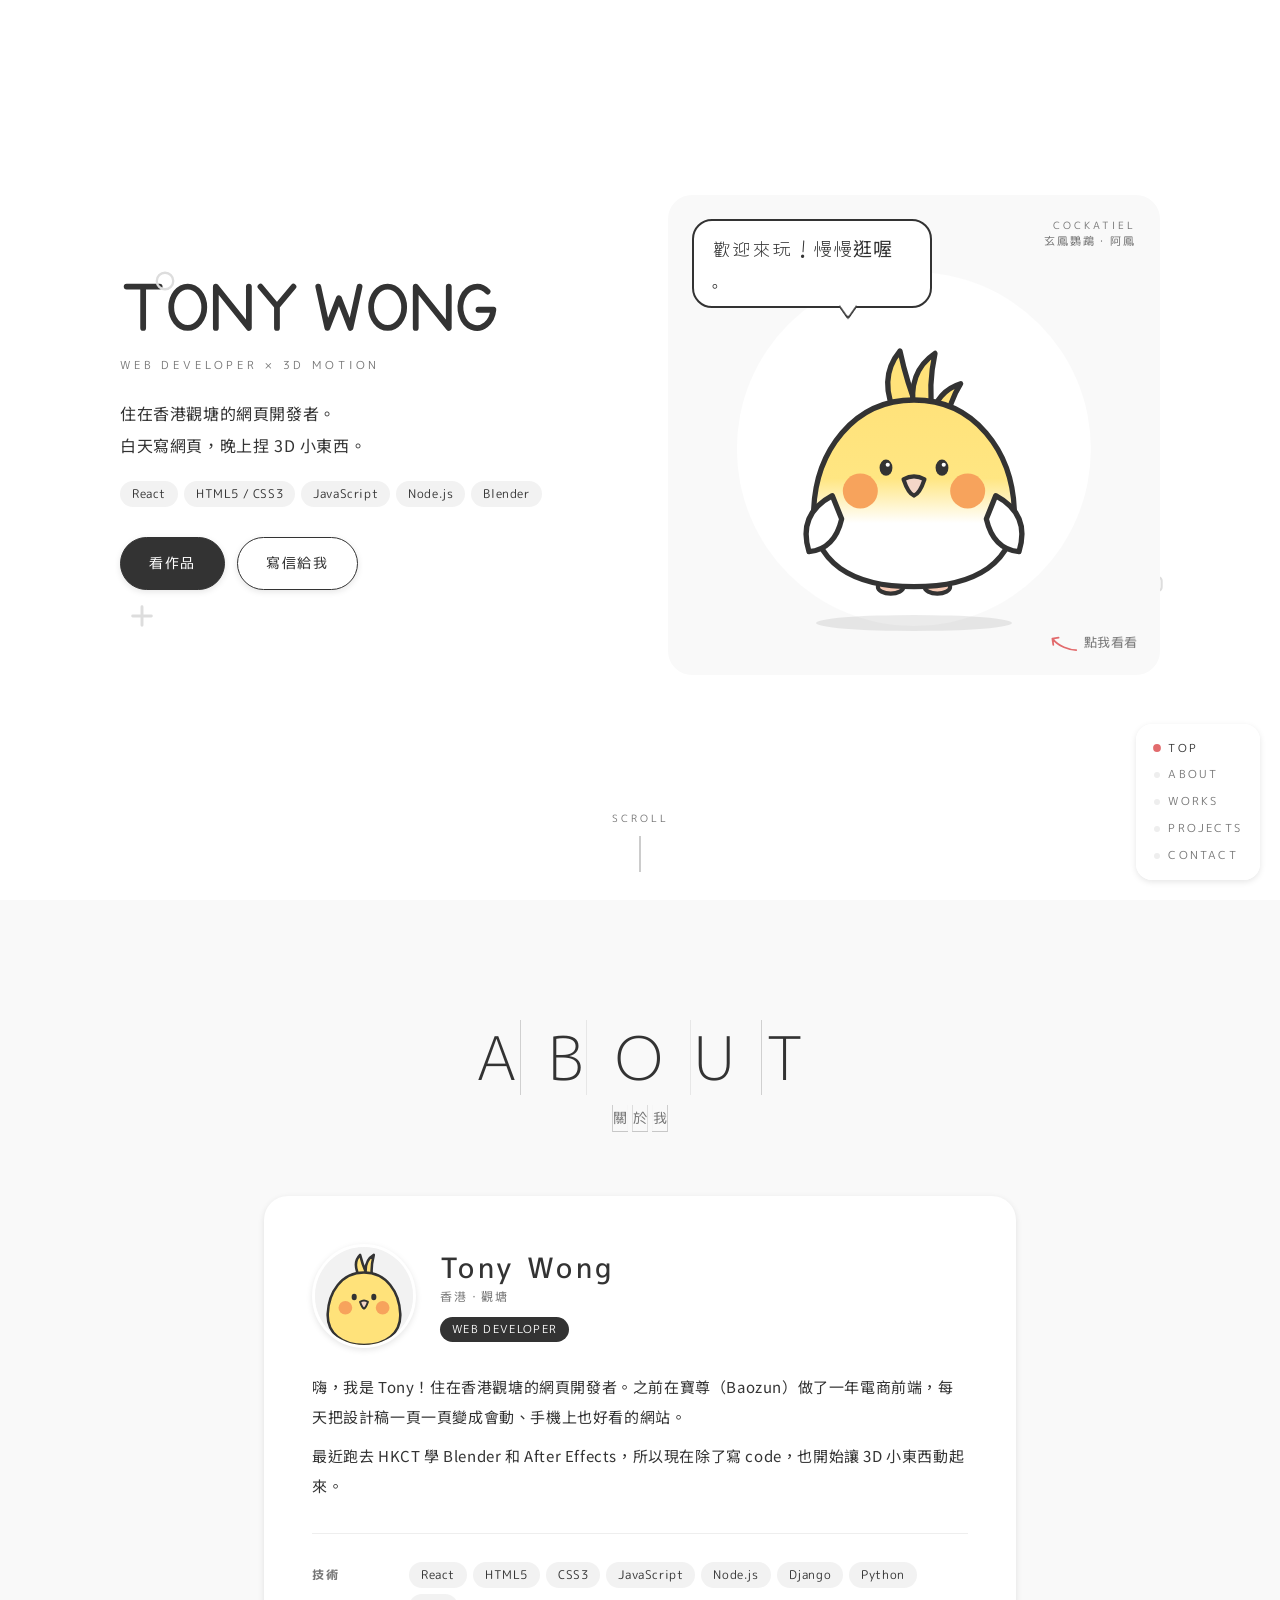
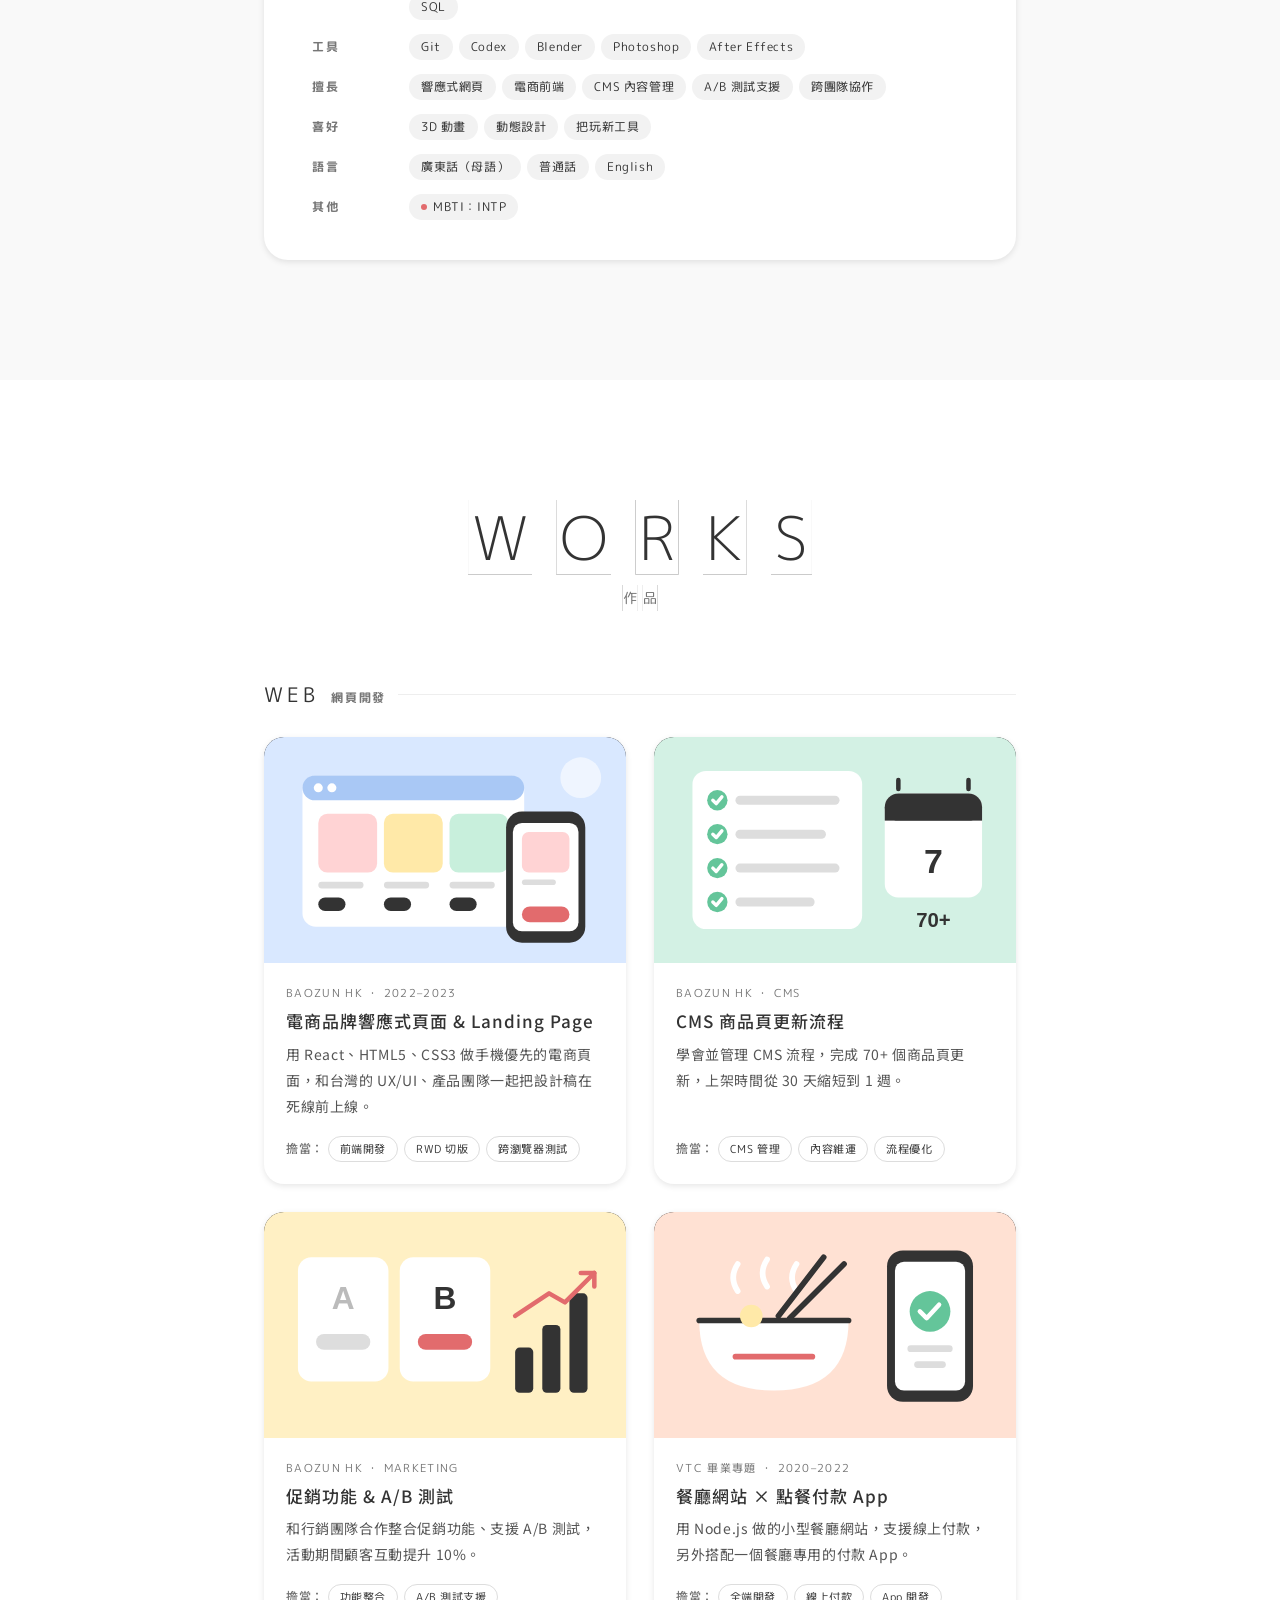
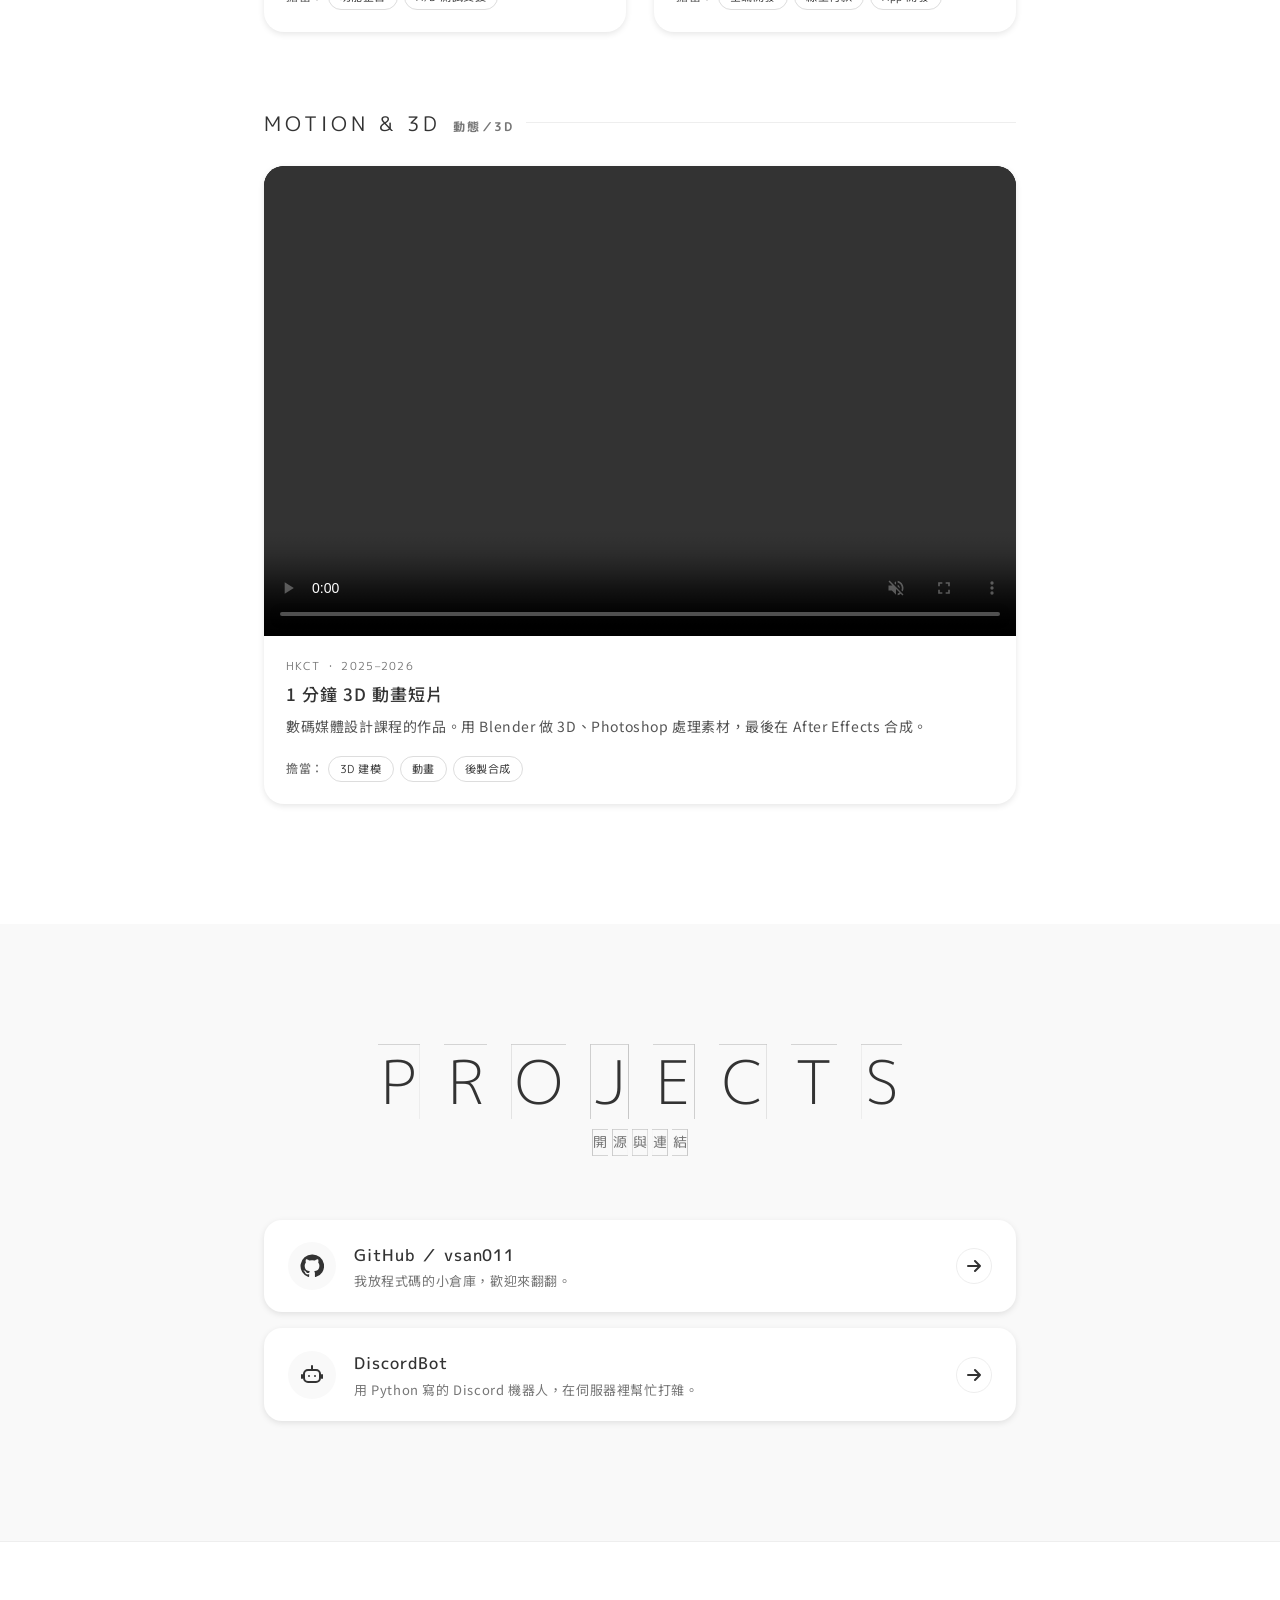
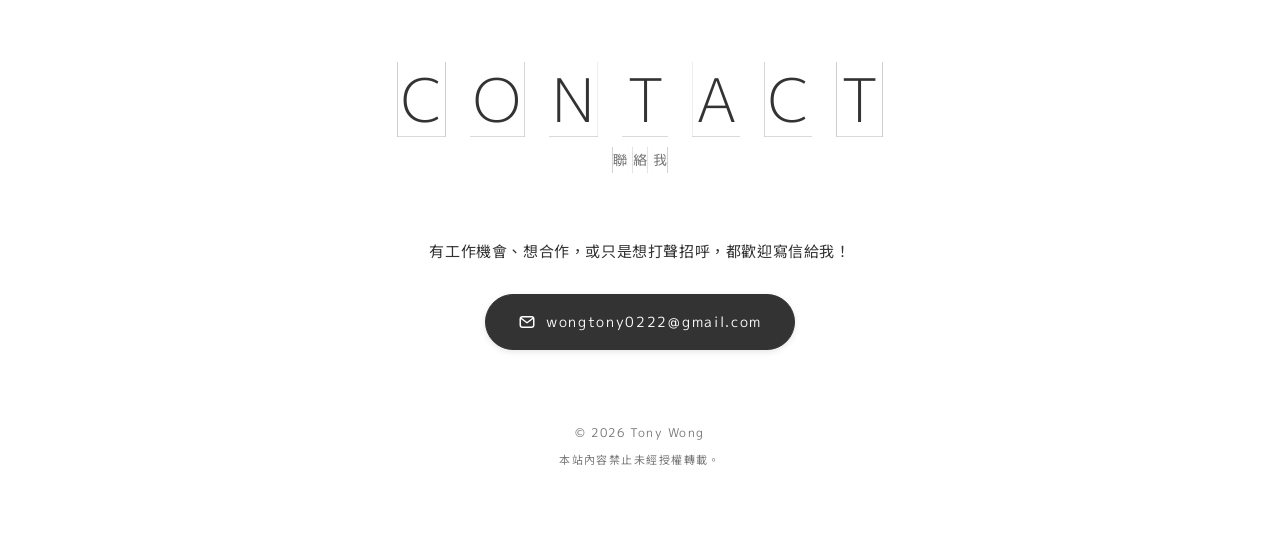
<file: index.html>
<!DOCTYPE html>
<html lang="zh-Hant-HK">
<head>
<meta charset="UTF-8">
<meta name="viewport" content="width=device-width, initial-scale=1">
<title>Tony Wong｜Portfolio</title>
<meta name="description" content="Tony Wong 的作品集：香港的網頁開發者，也在學 3D 動態設計。歡迎來玩！">
<script>document.documentElement.classList.add('js');</script>
<link rel="preconnect" href="https://fonts.googleapis.com">
<link rel="preconnect" href="https://fonts.gstatic.com" crossorigin>
<link href="https://fonts.googleapis.com/css2?family=M+PLUS+1p:wght@300;400;500;700&family=M+PLUS+Rounded+1c:wght@400;700&family=Noto+Sans+JP:wght@400;500&family=Noto+Sans+TC:wght@400;500;700&family=Yomogi&display=swap" rel="stylesheet">
<style>
/* ==========================================================
   Tokens
   ========================================================== */
:root {
  --bg: #fff;
  --bg-sub: #f9f9f9;
  --text: #333;
  --text-sub: #767676;   /* ≈ #777，調到剛好符合 WCAG AA 4.5:1 */
  --text-mute: #999;     /* 只用在裝飾或大字 */
  --line: #eee;
  --accent: #e26b6d;     /* 只用在小點綴 */

  --shadow: 0 2px 6px rgba(0,0,0,.1);
  --shadow-hover: 0 6px 16px rgba(0,0,0,.1);

  --ease: ease-in-out;
  --ease-out: cubic-bezier(0,0,.28,1);
  --ease-pop: cubic-bezier(.93,0,.1,1.01);

  --font-en: "M PLUS 1p", "M PLUS Rounded 1c", "Noto Sans TC", sans-serif;
  --font-round: "M PLUS Rounded 1c", "Noto Sans TC", sans-serif;
  --font-body: "Noto Sans TC", "Noto Sans JP", sans-serif;
  --font-hand: "Yomogi", "M PLUS Rounded 1c", "Noto Sans TC", cursive;

  --sec-pad: 120px;
}

*, *::before, *::after { box-sizing: border-box; }
html { scroll-behavior: smooth; -webkit-text-size-adjust: 100%; }
body {
  margin: 0;
  background: var(--bg);
  color: var(--text);
  font-family: var(--font-body);
  font-size: 15px;
  line-height: 1.9;
  letter-spacing: .04em;
  -webkit-font-smoothing: antialiased;
  overflow-x: hidden;
}
img { display: block; max-width: 100%; height: auto; }
a { color: inherit; }
ul, ol, dl, dd { margin: 0; padding: 0; list-style: none; }
h1, h2, h3, h4, p { margin: 0; }

.sr-only {
  position: absolute !important; width: 1px; height: 1px;
  overflow: hidden; clip: rect(0 0 0 0); white-space: nowrap;
}
.skip {
  position: absolute; left: 12px; top: -60px; z-index: 200;
  padding: 8px 16px; border-radius: 999px; background: var(--text); color: #fff;
  font-size: 13px; text-decoration: none;
}
.skip:focus { top: 12px; }
:focus-visible { outline: 3px dashed var(--accent); outline-offset: 4px; }

.wrap { max-width: 800px; margin: 0 auto; padding: 0 24px; }

/* ==========================================================
   開場色塊（圓弧滑出）
   ========================================================== */
.curtain { position: fixed; inset: 0; z-index: 100; pointer-events: none; }
.curtain i {
  position: absolute; inset: 0;
  animation: curtain-out .9s var(--ease) forwards;
}
.curtain i:nth-child(1) { background: var(--bg-sub); animation-delay: .35s; }
.curtain i:nth-child(2) { background: var(--text); animation-delay: .1s; }
@keyframes curtain-out {
  0%   { transform: translateX(0);    border-bottom-right-radius: 0; }
  100% { transform: translateX(101%); border-bottom-right-radius: 100%; }
}

/* ==========================================================
   Hero（兩欄）
   ========================================================== */
.hero {
  position: relative;
  min-height: 100vh;
  min-height: 100svh;
  display: flex; align-items: center;
  padding: 80px 24px 110px;
  overflow: hidden;
}
.hero__grid {
  width: min(1040px, 100%); margin: 0 auto;
  display: grid;
  grid-template-columns: 1fr 1fr;
  grid-template-areas: "logo stage" "text stage";
  align-content: center; align-items: end;
  column-gap: 56px; row-gap: 0;
}
.hero__logo  { grid-area: logo; }
.hero__text  { grid-area: text; align-self: start; }
.stage       { grid-area: stage; }

.logo { line-height: 0; }
.logo svg { width: min(380px, 100%); height: auto; overflow: visible; }
.logo path {
  fill: none; stroke: var(--text); stroke-width: 7;
  stroke-linecap: round; stroke-linejoin: round;
  --stroke-length: 100;
  stroke-dasharray: var(--stroke-length);
  stroke-dashoffset: var(--stroke-length);
  animation: draw .9s var(--ease) calc(.6s + var(--d) * .08s) forwards;
}
@keyframes draw { to { stroke-dashoffset: 0; } }

.logo-sub {
  margin-top: 20px;
  font-family: var(--font-en); font-size: 11px; letter-spacing: .35em;
  color: var(--text-sub);
}
.hero__lead { margin-top: 22px; font-size: 16px; line-height: 2; }
.hero__chips { margin-top: 20px; }
.hero__cta { display: flex; flex-wrap: wrap; gap: 12px; margin-top: 30px; }
.fade-up { opacity: 0; animation: fade-up .8s var(--ease-out) calc(1.7s + var(--d, 0) * .12s) forwards; }
@keyframes fade-up {
  from { opacity: 0; transform: translateY(8px); }
  to   { opacity: 1; transform: none; }
}

/* 舞台卡 */
.stage {
  position: relative;
  min-height: 480px;
  display: grid; place-items: end center;
  padding: 0 24px 44px;
  border-radius: 24px;
  background: var(--bg-sub);
  overflow: hidden;
  opacity: 0;
  animation: fade-in .6s var(--ease) 1.1s forwards;
}
.stage::before { /* 背後的白色大圓 */
  content: ""; position: absolute; left: 50%; top: 50%;
  width: 72%; aspect-ratio: 1; transform: translate(-50%, -46%);
  border-radius: 50%; background: #fff;
}
.stage__name {
  position: absolute; top: 22px; right: 24px;
  font-family: var(--font-en); font-size: 10px; letter-spacing: .3em; color: var(--text-sub);
  text-align: right; line-height: 1.6;
}
.stage__name b { display: block; font-family: var(--font-round); font-weight: 400; font-size: 11px; letter-spacing: .2em; }

/* 對話氣泡 */
.bubble {
  position: absolute; left: 24px; top: 24px; z-index: 3;
  max-width: min(240px, 62%);
  padding: 12px 18px;
  border: 2px solid var(--text);
  border-radius: 20px;
  background: #fff;
  font-family: var(--font-hand);
  font-size: 19px; line-height: 1.6; letter-spacing: .06em;
  transform-origin: 40% 120%;
  opacity: 0;
  animation: bubble-pop .45s var(--ease-out) 2.6s forwards;
}
.bubble::after {
  content: ""; position: absolute; left: 62%; top: 100%;
  width: 16px; height: 16px; margin-top: -7px;
  background: #fff;
  border-right: 2px solid var(--text); border-bottom: 2px solid var(--text);
  transform: rotate(45deg) skew(10deg, 10deg);
  border-bottom-right-radius: 4px;
}
@keyframes bubble-pop {
  0%   { opacity: 0; transform: scale(.6); }
  70%  { opacity: 1; transform: scale(1.06); }
  100% { opacity: 1; transform: scale(1); }
}
.say-ch {
  display: inline-block;
  white-space: pre;
  opacity: 0;
  animation: say-ch .4s var(--ease-out) calc(var(--base, 2.8s) + var(--d) * .07s) forwards;
}
@keyframes say-ch {
  0%   { opacity: 0; transform: translateY(.45em) scale(.6); }
  60%  { opacity: 1; transform: translateY(-.12em) scale(1.12); }
  100% { opacity: 1; transform: none; }
}

/* 角色（玄鳳鸚鵡・阿鳳） */
.chara {
  position: relative; z-index: 2;
  display: block;
  width: min(280px, 70%); padding: 0 0 14px;
  border: 0; background: none; cursor: pointer;
  -webkit-tap-highlight-color: transparent;
  border-radius: 40px;
}
.chara__enter {
  display: block; transform-origin: 50% 100%;
  opacity: 0;
  animation: chara-in .7s var(--ease-pop) 2s both;
}
@keyframes chara-in {
  0%   { opacity: 0; transform: translateY(55%) scale(1.2, .9); }
  10%  { opacity: 1; }
  50%  { transform: translateY(-10%) scale(.85, 1.16); animation-timing-function: var(--ease); }
  78%  { opacity: 1; transform: translateY(0) scale(1.06, .95); }
  100% { opacity: 1; transform: scale(1); }
}
.chara__idle {
  display: block; transform-origin: 50% 100%;
  animation: breathe 2s var(--ease) 2.7s infinite;
}
@keyframes breathe {
  0%, 100% { transform: scale(1); }
  50%      { transform: scale(1.05, 1.02); }
}
.chara__body { display: block; transform-origin: 50% 100%; }
.chara svg { display: block; width: 100%; height: auto; overflow: visible; }
.chara .eye, .chara .cheek, .chara .wing-r, .chara .crest, .chara .note { transform-box: fill-box; }
.chara .eye, .chara .cheek { transform-origin: center; }
.chara .eye { animation: blink 4.2s var(--ease) 3.4s infinite; }
@keyframes blink {
  0%, 93%, 100% { transform: scale(1); }
  95%           { transform: scale(1.4, .2); }
}
/* 拍翅膀 */
.chara .wing-r { transform-origin: 0% 0%; animation: flap 6s var(--ease) 4s infinite; }
@keyframes flap {
  0%, 76%, 100% { transform: rotate(0); }
  80%, 88% { transform: rotate(-24deg); }
  84%, 92% { transform: rotate(6deg); }
}
/* 冠羽輕輕搖 */
.chara .crest { transform-origin: 50% 100%; animation: sway 3s var(--ease) infinite; }
@keyframes sway { 0%, 100% { transform: rotate(-3deg); } 50% { transform: rotate(4deg); } }
.chara .note { opacity: 0; transform-origin: 0% 100%; }

.chara__shadow {
  position: absolute; left: 50%; bottom: 0;
  width: 70%; height: 16px; margin-left: -35%;
  opacity: 0;
  animation: fade-in .3s var(--ease) 2.2s forwards, shadow-breathe 2s var(--ease) 2.7s infinite;
}
.chara__shadow::before {
  content: ""; position: absolute; inset: 0;
  border-radius: 50%; background: rgba(0,0,0,.08);
}
@keyframes fade-in { to { opacity: 1; } }
@keyframes shadow-breathe {
  0%, 100% { transform: scale(1); }
  50%      { transform: scale(1.06, 1); }
}

/* 點擊：擠壓伸展彈跳 + 搖頭 */
.chara.is-poke .chara__body { animation: poke 1s var(--ease) both; }
.chara.is-poke .eye { animation: blink-twice .5s var(--ease) .1s; }
.chara.is-poke .cheek { animation: heartbeat .7s var(--ease) .35s; }
.chara.is-poke .chara__shadow::before { animation: shadow-poke 1s var(--ease); }
.chara.is-poke .crest { animation: crest-up 1s var(--ease-pop); }
.chara.is-poke .note { animation: note 1.1s var(--ease-out) .2s; }
@keyframes crest-up {
  0%   { transform: none; }
  20%  { transform: scale(1, .8); }
  42%  { transform: scale(1.1, 1.35) rotate(-8deg); }
  70%  { transform: scale(1.05, 1.25) rotate(6deg); }
  100% { transform: none; }
}
@keyframes note {
  0%   { opacity: 0; transform: translate(0, 10px) scale(.6); }
  30%  { opacity: 1; transform: translate(4px, 0) scale(1.1) rotate(-8deg); }
  100% { opacity: 0; transform: translate(16px, -26px) scale(1) rotate(12deg); }
}
@keyframes poke {
  0%   { transform: none; }
  14%  { transform: translateY(0) scale(1.2, .86); }
  32%  { transform: translateY(-22%) scale(.86, 1.16); animation-timing-function: var(--ease-out); }
  48%  { transform: translateY(0) scale(1.12, .9); }
  58%  { transform: rotate(-14deg) scale(1.18); }
  70%  { transform: rotate(14deg) scale(1.18); }
  82%  { transform: rotate(-7deg) scale(1.08); }
  92%  { transform: rotate(3deg) scale(1.02); }
  100% { transform: none; }
}
@keyframes blink-twice {
  0%, 40%, 100% { transform: scale(1); }
  20%, 60%      { transform: scale(1.4, .2); }
}
@keyframes heartbeat {
  0%, 100% { transform: scale(1); }
  20% { transform: scale(.8); }
  45% { transform: scale(1.3); }
  65% { transform: scale(.9); }
  85% { transform: scale(1.12); }
}
@keyframes shadow-poke {
  0%, 100% { transform: scale(1); }
  14% { transform: scale(1.15, 1); }
  32% { transform: scale(.7, 1); opacity: .6; }
  48% { transform: scale(1.1, 1); }
}

/* 打瞌睡 */
.chara.is-sleep .eye { animation: none; transform: scale(1.3, .14); }
.chara.is-sleep .crest { animation: none; transform: rotate(-16deg) scale(1, .85); }
.zz {
  position: absolute; left: 64%; top: 40%; z-index: 3;
  font-family: var(--font-en); color: var(--text-mute);
  pointer-events: none;
}
.zz span { position: absolute; font-size: 22px; opacity: 0; }
.stage.is-sleep .zz span { animation: zz 2.4s var(--ease-out) infinite; }
.stage.is-sleep .zz span:nth-child(2) { animation-delay: .8s; font-size: 17px; }
.stage.is-sleep .zz span:nth-child(3) { animation-delay: 1.6s; font-size: 13px; }
@keyframes zz {
  0%   { opacity: 0; transform: translate(0, 0) scale(.6); }
  30%  { opacity: 1; }
  100% { opacity: 0; transform: translate(40px, -60px) scale(1.2); }
}

/* 提示文字 */
.hint {
  position: absolute; right: 22px; bottom: 20px; z-index: 3;
  display: flex; align-items: center; gap: 6px;
  font-family: var(--font-round); font-size: 13px; color: var(--text-sub);
  opacity: 0;
  animation: fade-in .4s var(--ease) 3.4s forwards, hint-blink 1.6s var(--ease) 3.8s infinite;
}
.hint svg { width: 30px; height: 22px; flex: none; }
.hint__touch { display: none; }
@media (hover: none) {
  .hint__mouse { display: none; }
  .hint__touch { display: inline; }
}
@keyframes hint-blink {
  0%, 100% { opacity: 1; }
  50%      { opacity: .5; }
}

/* Hero 裝飾 */
.deco { position: absolute; pointer-events: none; color: #ddd; }
.deco svg { width: 100%; height: 100%; }
.deco--1 { width: 22px; height: 22px; top: 30%; left: 12%; animation: float 5s var(--ease) infinite; }
.deco--2 { width: 16px; height: 16px; top: 24%; right: 22%; color: var(--accent); opacity: .7; animation: float 4s var(--ease) -1s infinite; }
.deco--3 { width: 28px; height: 28px; bottom: 30%; left: 10%; animation: float 6s var(--ease) -2s infinite; }
.deco--4 { width: 20px; height: 20px; bottom: 34%; right: 9%; animation: float 5.5s var(--ease) -3s infinite; }
@keyframes float {
  0%, 100% { transform: translateY(0) rotate(0); }
  50%      { transform: translateY(-12px) rotate(12deg); }
}
.scroll-cue {
  position: absolute; left: 50%; bottom: 28px; transform: translateX(-50%);
  display: flex; flex-direction: column; align-items: center; gap: 8px;
  font-family: var(--font-en); font-size: 10px; letter-spacing: .3em; color: var(--text-sub);
  text-decoration: none;
  opacity: 0; animation: fade-in .6s var(--ease) 3.6s forwards;
}
.scroll-cue::after {
  content: ""; width: 1px; height: 36px; background: var(--text-mute);
  transform-origin: top;
  animation: scroll-line 2s var(--ease) infinite;
}
@keyframes scroll-line {
  0%   { transform: scaleY(0); }
  50%  { transform: scaleY(1); transform-origin: top; }
  51%  { transform-origin: bottom; }
  100% { transform: scaleY(0); transform-origin: bottom; }
}

/* ==========================================================
   按鈕
   ========================================================== */
.btn {
  display: inline-flex; align-items: center; gap: 10px;
  padding: 12px 28px;
  border: 1px solid var(--text);
  border-radius: 999px;
  background: var(--text); color: #fff;
  font-family: var(--font-en); font-size: 14px; letter-spacing: .12em;
  text-decoration: none;
  box-shadow: var(--shadow);
  transition: transform .35s var(--ease-out), box-shadow .35s var(--ease-out), background-color .35s, color .35s;
}
.btn--line { background: #fff; color: var(--text); }
.btn svg { width: 18px; height: 18px; }

/* ==========================================================
   區塊 & 標題
   ========================================================== */
.section { --sec-bg: var(--bg); background: var(--sec-bg); padding: var(--sec-pad) 0; }
.section--sub { --sec-bg: var(--bg-sub); }

.sec-title { text-align: center; margin-bottom: 64px; font-weight: 300; }
.sec-title__en {
  display: block;
  font-family: var(--font-en);
  font-size: 60px; font-weight: 300; line-height: 1.25;
  letter-spacing: .4em; margin-right: -.4em;
}
.sec-title__local {
  display: block; margin-top: 10px;
  font-family: var(--font-round);
  font-size: 14px; font-weight: 400; letter-spacing: .3em; margin-right: -.3em;
  color: var(--text-sub);
}
/* JS 拆字後：雙層擦出 */
.t-ch { position: relative; display: inline-block; letter-spacing: 0; }
.sec-title__en .t-ch { margin-right: .4em; }
.sec-title__local .t-ch { margin-right: .3em; }
.t-ch__a, .t-ch__b {
  display: block; padding: 0 .06em;
  clip-path: polygon(0 0, 0 0, 0 100%, 0 100%);
}
.t-ch__a { background: var(--text); color: #fff; }
.t-ch__b { position: absolute; inset: 0; background: var(--sec-bg); color: inherit; }
.sec-title.is-inview .t-ch__a { animation: wipe .38s var(--ease-out) calc(var(--d) * .06s) forwards; }
.sec-title.is-inview .t-ch__b { animation: wipe .38s var(--ease-out) calc(var(--d) * .06s + .28s) forwards; }
@keyframes wipe { to { clip-path: polygon(0 0, 100% 0, 100% 100%, 0 100%); } }
.sec-title__local .t-ch__b { color: var(--text-sub); }

/* ==========================================================
   About
   ========================================================== */
.profile {
  position: relative;
  background: #fff;
  border-radius: 24px;
  box-shadow: var(--shadow);
  padding: 48px 48px 40px;
}
.profile__head { display: flex; align-items: center; gap: 24px; margin-bottom: 24px; }
.avatar {
  width: 104px; height: 104px; flex: none;
  border-radius: 50%; border: 3px solid #fff;
  box-shadow: var(--shadow);
  background: var(--bg-sub);
}
.profile__name {
  font-family: var(--font-en); font-size: 28px; font-weight: 500; letter-spacing: .12em; line-height: 1.3;
}
.profile__reading { font-family: var(--font-round); font-size: 12px; color: var(--text-sub); letter-spacing: .15em; }
.profile__role {
  display: inline-block; margin-top: 8px;
  padding: 2px 12px; border-radius: 999px;
  font-family: var(--font-en); font-size: 11px; letter-spacing: .12em;
  background: var(--text); color: #fff;
}
.profile__intro { font-size: 15px; line-height: 2; }
.profile__intro + .profile__intro { margin-top: .6em; }

.tags {
  display: grid;
  grid-template-columns: 85px 1fr;
  gap: 14px 12px;
  margin-top: 32px; padding-top: 28px;
  border-top: 1px solid var(--line);
}
.tags dt {
  font-family: var(--font-round); font-size: 12px; font-weight: 700;
  color: var(--text-sub); letter-spacing: .15em; line-height: 26px;
}
.chips { display: flex; flex-wrap: wrap; gap: 6px; }
.chip {
  display: inline-block;
  padding: 3px 12px;
  border-radius: 999px;
  background: #f2f2f2;
  font-family: var(--font-round); font-size: 12px; line-height: 20px; letter-spacing: .05em;
  color: var(--text);
}
.chip--line { background: #fff; border: 1px solid #ddd; padding: 2px 11px; font-size: 11px; }
.chip--dot::before {
  content: ""; display: inline-block; width: 6px; height: 6px; margin-right: 6px;
  border-radius: 50%; background: var(--accent); vertical-align: 1px;
}

/* ==========================================================
   Works
   ========================================================== */
.cat { display: flex; align-items: baseline; gap: 12px; margin: 0 0 24px; }
.cat:not(:first-of-type) { margin-top: 72px; }
.cat__en { font-family: var(--font-en); font-size: 20px; font-weight: 400; letter-spacing: .2em; }
.cat__local { font-family: var(--font-round); font-size: 12px; color: var(--text-sub); letter-spacing: .15em; }
.cat::after { content: ""; flex: 1; height: 1px; background: var(--line); align-self: center; }

.works {
  display: grid;
  grid-template-columns: repeat(auto-fit, minmax(min(320px, 100%), 1fr));
  gap: 28px;
}
.js .work { opacity: 0; }
.work.is-inview { animation: work-in .7s var(--ease-out) calc(var(--i, 0) * .1s) forwards; }
@keyframes work-in {
  from { opacity: 0; transform: translateY(24px); }
  to   { opacity: 1; transform: none; }
}

.card {
  position: relative; height: 100%;
  display: flex; flex-direction: column;
  background: #fff;
  border-radius: 20px;
  box-shadow: var(--shadow);
  overflow: hidden;
  transition: transform .4s var(--ease-out), box-shadow .4s var(--ease-out);
}
.card::after { /* 光澤 */
  content: ""; position: absolute; inset: 0; z-index: 3; pointer-events: none;
  background: linear-gradient(105deg, transparent 35%, rgba(255,255,255,.6) 50%, transparent 65%);
  transform: translateX(-110%);
}
.card__thumb { position: relative; aspect-ratio: 16 / 10; background: var(--bg-sub); overflow: hidden; }
.card__thumb img, .card__thumb video { display: block; width: 100%; height: 100%; object-fit: cover; background: #000; }
.js .card__thumb::before { /* 縮圖轉場色塊 */
  content: ""; position: absolute; inset: 0; z-index: 2;
  background: var(--text);
}
.work.is-inview .card__thumb::before {
  animation: curtain-out .8s var(--ease) calc(var(--i, 0) * .1s + .25s) forwards;
}
.card__body { flex: 1; display: flex; flex-direction: column; padding: 20px 22px 22px; }
.card__meta { font-family: var(--font-en); font-size: 11px; color: var(--text-sub); letter-spacing: .12em; }
.card__title { margin-top: 4px; font-size: 17px; font-weight: 500; line-height: 1.5; letter-spacing: .06em; }
.card__desc { margin-top: 8px; font-size: 14px; line-height: 1.85; color: #555; }
.card__role {
  display: flex; align-items: flex-start; gap: 4px;
  margin-top: auto; padding-top: 16px;
}
.card__role dt { flex: none; font-size: 12px; line-height: 24px; color: var(--text-sub); font-weight: 500; }

/* ==========================================================
   Projects（連結卡片）
   ========================================================== */
.links { display: grid; gap: 16px; }
.link-card {
  display: flex; align-items: center; gap: 18px;
  padding: 20px 24px;
  background: #fff;
  border-radius: 18px;
  box-shadow: var(--shadow);
  text-decoration: none;
  transition: transform .35s var(--ease-out), box-shadow .35s var(--ease-out);
}
.link-card__icon {
  flex: none; width: 48px; height: 48px;
  display: grid; place-items: center;
  border-radius: 50%; background: var(--bg-sub);
}
.link-card__icon svg { width: 24px; height: 24px; }
.link-card__text { flex: 1; min-width: 0; }
.link-card__title { display: block; font-family: var(--font-en); font-size: 16px; font-weight: 500; letter-spacing: .06em; }
.link-card__desc { display: block; font-size: 13px; color: var(--text-sub); line-height: 1.7; }
.link-card__arrow {
  flex: none; width: 36px; height: 36px;
  display: grid; place-items: center;
  border-radius: 50%; border: 1px solid var(--line);
  transition: transform .35s var(--ease-out), background-color .35s, color .35s;
}
.link-card__arrow svg { width: 14px; height: 14px; }

/* ==========================================================
   Footer
   ========================================================== */
.footer { border-top: 1px solid var(--line); text-align: center; padding-bottom: 64px; }
.footer__lead { font-size: 15px; }
.footer .btn { margin-top: 28px; padding: 14px 32px; }
.copy { margin-top: 72px; font-family: var(--font-en); font-size: 12px; color: var(--text-sub); letter-spacing: .12em; }
.copy small { display: block; margin-top: 4px; font-family: var(--font-body); font-size: 11px; }

/* ==========================================================
   浮動導覽
   ========================================================== */
.float-nav {
  position: fixed; right: 20px; bottom: 20px; z-index: 50;
  padding: 12px 18px;
  border-radius: 16px;
  background: rgba(255,255,255,.92);
  -webkit-backdrop-filter: blur(6px); backdrop-filter: blur(6px);
  box-shadow: var(--shadow);
  opacity: 0;
  animation: fade-up .6s var(--ease-out) 3.2s forwards;
}
.float-nav ol { display: grid; gap: 2px; }
.float-nav a {
  position: relative; display: block;
  padding: 2px 0 2px 14px;
  font-family: var(--font-en); font-size: 11px; letter-spacing: .2em;
  color: var(--text-sub); text-decoration: none;
  transition: color .3s;
}
.float-nav a::before {
  content: ""; position: absolute; left: 0; top: 50%;
  width: 6px; height: 6px; margin-top: -3px; border-radius: 50%;
  background: var(--line);
  transition: transform .3s var(--ease-pop), background-color .3s;
}
.float-nav a[aria-current="true"] { color: var(--text); }
.float-nav a[aria-current="true"]::before { background: var(--accent); transform: scale(1.3); }

/* ==========================================================
   Hover（只給有滑鼠的裝置）
   ========================================================== */
@media (hover: hover) {
  .card:hover { transform: translateY(-6px); box-shadow: var(--shadow-hover); }
  .card:hover::after { transform: translateX(110%); transition: transform .8s var(--ease-out); }
  .link-card:hover { transform: translateY(-3px); box-shadow: var(--shadow-hover); }
  .link-card:hover .link-card__arrow { transform: translateX(4px); background: var(--text); color: #fff; border-color: var(--text); }
  .btn:hover { transform: translateY(-3px); box-shadow: var(--shadow-hover); }
  .btn--line:hover { background: var(--text); color: #fff; }
  .btn:hover svg { animation: wiggle .5s var(--ease); }
  .float-nav a:hover { color: var(--text); }
  .float-nav a:hover::before { transform: scale(1.3); }
}
@keyframes wiggle {
  0%, 100% { transform: rotate(0); }
  30% { transform: rotate(-14deg); }
  60% { transform: rotate(10deg); }
}

/* ==========================================================
   RWD
   ========================================================== */
@media (max-width: 767px) {
  :root { --sec-pad: 72px; }
  body { font-size: 14px; padding-bottom: 64px; }
  .wrap { padding: 0 20px; }
  .deco, .scroll-cue { display: none; }

  .hero { padding: 56px 20px 48px; min-height: 0; }
  .hero__grid {
    grid-template-columns: 1fr;
    grid-template-areas: "logo" "stage" "text";
    row-gap: 28px;
    text-align: center;
  }
  .logo svg { margin: 0 auto; width: min(300px, 86%); }
  .hero__lead { margin-top: 0; }
  .hero__chips, .hero__cta { justify-content: center; }
  .stage { min-height: 380px; padding-bottom: 36px; }
  .chara { width: min(220px, 66%); }
  .bubble { left: 16px; top: 16px; font-size: 16px; padding: 10px 14px; }
  .stage__name { display: none; }
  .hint { right: 16px; bottom: 14px; }
  .hint svg { display: none; }

  .sec-title { margin-bottom: 40px; }
  .sec-title__en { font-size: 34px; }
  .sec-title__local { font-size: 12px; }

  .profile { padding: 32px 22px 28px; border-radius: 20px; }
  .profile__head { flex-direction: column; text-align: center; gap: 12px; }
  .avatar { width: 88px; height: 88px; }
  .profile__name { font-size: 24px; }
  .tags { grid-template-columns: 64px 1fr; gap: 12px 8px; }

  .works { gap: 20px; }
  .card { border-radius: 16px; }
  .cat:not(:first-of-type) { margin-top: 48px; }

  .link-card { padding: 16px 18px; gap: 14px; }
  .link-card__icon { width: 40px; height: 40px; }

  .float-nav {
    left: 50%; right: auto; bottom: 12px;
    padding: 8px 18px; border-radius: 999px;
    animation-name: fade-in;
    transform: translateX(-50%);
  }
  .float-nav ol { display: flex; gap: 14px; }
  .float-nav li:first-child { display: none; }
  .float-nav a { padding-left: 10px; font-size: 10px; letter-spacing: .1em; }
  .float-nav a::before { width: 5px; height: 5px; margin-top: -2.5px; }
}

/* ==========================================================
   減少動態：全部直接完成，只留淡入
   ========================================================== */
@media (prefers-reduced-motion: reduce) {
  html { scroll-behavior: auto; }
  *, *::before, *::after {
    animation-duration: .01ms !important;
    animation-delay: 0s !important;
    animation-iteration-count: 1 !important;
    transition-duration: .01ms !important;
  }
  .curtain { display: none; }
  .hero__grid { animation: fade-in .6s ease both !important; }
}
</style>
</head>
<body>
<a class="skip" href="#main">跳到主要內容</a>

<div class="curtain" aria-hidden="true"><i></i><i></i></div>

<!-- ======================= Hero ======================= -->
<header class="hero" id="top" data-nav-section>
  <span class="deco deco--1" aria-hidden="true"><svg viewBox="0 0 24 24" fill="none" stroke="currentColor" stroke-width="2.5" stroke-linecap="round"><circle cx="12" cy="12" r="9"/></svg></span>
  <span class="deco deco--2" aria-hidden="true"><svg viewBox="0 0 24 24" fill="currentColor"><path d="M12 1l2.8 7.2L22 11l-7.2 2.8L12 21l-2.8-7.2L2 11l7.2-2.8z"/></svg></span>
  <span class="deco deco--3" aria-hidden="true"><svg viewBox="0 0 24 24" fill="none" stroke="currentColor" stroke-width="2.5" stroke-linecap="round"><path d="M12 4v16M4 12h16"/></svg></span>
  <span class="deco deco--4" aria-hidden="true"><svg viewBox="0 0 24 24" fill="none" stroke="currentColor" stroke-width="2.5" stroke-linejoin="round"><rect x="4" y="4" width="16" height="16" rx="4"/></svg></span>

  <div class="hero__grid">
    <div class="hero__logo">
      <h1 class="logo">
        <span class="sr-only">Tony Wong</span>
        <svg viewBox="-8 -8 460 66" aria-hidden="true">
          <path pathLength="100" style="--d:0" d="M0 0H40M20 0V50"/>
          <path pathLength="100" style="--d:1" d="M54 25A20 25 0 1 0 94 25A20 25 0 1 0 54 25"/>
          <path pathLength="100" style="--d:2" d="M108 50V0L148 50V0"/>
          <path pathLength="100" style="--d:3" d="M162 0L182 24L202 0M182 24V50"/>
          <path pathLength="100" style="--d:4" d="M232 0L243 50L257 14L271 50L282 0"/>
          <path pathLength="100" style="--d:5" d="M296 25A20 25 0 1 0 336 25A20 25 0 1 0 296 25"/>
          <path pathLength="100" style="--d:6" d="M350 50V0L390 50V0"/>
          <path pathLength="100" style="--d:7" d="M437 6A20 25 0 1 0 444 28H426"/>
        </svg>
      </h1>
      <p class="logo-sub fade-up" style="--d:0">WEB DEVELOPER × 3D MOTION</p>
    </div>

    <div class="hero__text">
      <p class="hero__lead fade-up" style="--d:1">住在香港觀塘的網頁開發者。<br>白天寫網頁，晚上捏 3D 小東西。</p>
      <ul class="chips hero__chips fade-up" style="--d:2" aria-label="主要技能">
        <li class="chip">React</li><li class="chip">HTML5 / CSS3</li><li class="chip">JavaScript</li><li class="chip">Node.js</li><li class="chip">Blender</li>
      </ul>
      <div class="hero__cta fade-up" style="--d:3">
        <a class="btn" href="#works">看作品</a>
        <a class="btn btn--line" href="#contact">寫信給我</a>
      </div>
    </div>

    <div class="stage">
      <p class="stage__name" aria-hidden="true">COCKATIEL<b>玄鳳鸚鵡・阿鳳</b></p>
      <p class="bubble" data-say aria-live="polite">歡迎來玩！慢慢逛喔。</p>
      <span class="zz" aria-hidden="true"><span>Z</span><span>z</span><span>z</span></span>

      <button class="chara" type="button" aria-label="戳一下吉祥物：玄鳳鸚鵡「阿鳳」">
        <span class="chara__enter">
          <span class="chara__idle">
            <span class="chara__body">
              <svg viewBox="0 0 240 240" aria-hidden="true">
                <defs>
                  <!-- 檸檬黃的頭，往胸口淡成白色 -->
                  <linearGradient id="gen-body" x1="0" y1="0" x2="0" y2="1">
                    <stop offset="0" stop-color="#ffe27a"/>
                    <stop offset=".42" stop-color="#ffe682"/>
                    <stop offset=".66" stop-color="#fff"/>
                  </linearGradient>
                </defs>
                <g fill="none" stroke="#333" stroke-width="4.5" stroke-linecap="round" stroke-linejoin="round">
                  <!-- 冠羽 -->
                  <g class="crest" fill="#ffe27a">
                    <path d="M106 70Q88 36 108 12Q114 40 124 64Z"/>
                    <path d="M120 64Q114 30 138 14Q132 42 136 66Z"/>
                    <path d="M134 70Q140 46 160 40Q150 56 148 74Z"/>
                  </g>
                  <!-- 腳 -->
                  <ellipse cx="100" cy="214" rx="11" ry="6" fill="#f6c9b4" stroke-width="3.5"/>
                  <ellipse cx="140" cy="214" rx="11" ry="6" fill="#f6c9b4" stroke-width="3.5"/>
                  <!-- 身體（麻糬蛋形） -->
                  <path d="M120 54C172 54 204 98 206 148C208 194 172 214 120 214C68 214 32 194 34 148C36 98 68 54 120 54Z" fill="url(#gen-body)"/>
                  <!-- 翅膀 -->
                  <path d="M50 136Q20 152 30 184Q52 182 58 156Z" fill="#fff"/>
                  <path class="wing-r" d="M190 136Q220 152 210 184Q188 182 182 156Z" fill="#fff"/>
                  <!-- 嘴喙 -->
                  <path d="M111 122Q120 117 129 122Q125 134 120 136Q115 134 111 122Z" fill="#f4d6c8" stroke-width="3.5"/>
                </g>
                <!-- 臉 -->
                <circle class="cheek" cx="74" cy="132" r="15" fill="#f7a35c"/>
                <circle class="cheek" cx="166" cy="132" r="15" fill="#f7a35c"/>
                <g class="eye"><ellipse cx="96" cy="112" rx="5.5" ry="7" fill="#333"/><circle cx="97.5" cy="109.5" r="1.8" fill="#fff"/></g>
                <g class="eye"><ellipse cx="144" cy="112" rx="5.5" ry="7" fill="#333"/><circle cx="145.5" cy="109.5" r="1.8" fill="#fff"/></g>
                <!-- 被戳時唱歌 -->
                <text class="note" x="188" y="66" font-size="34" font-weight="700" fill="#e26b6d">♪</text>
              </svg>
            </span>
          </span>
        </span>
        <span class="chara__shadow" aria-hidden="true"></span>
      </button>

      <p class="hint">
        <svg viewBox="0 0 34 24" fill="none" stroke="#e26b6d" stroke-width="2" stroke-linecap="round" stroke-linejoin="round" aria-hidden="true"><path d="M32 20C24 20 12 16 5 7M5 7l1 7M5 7l7-1"/></svg>
        <span class="hint__mouse">點我看看</span><span class="hint__touch">點一下我看看</span>
      </p>
    </div>
  </div>

  <a class="scroll-cue" href="#about" aria-label="往下捲動到自我介紹">SCROLL</a>
</header>

<main id="main">

<!-- ======================= About ======================= -->
<section class="section section--sub" id="about" data-nav-section aria-labelledby="about-title">
  <div class="wrap">
    <h2 class="sec-title" id="about-title" data-observe>
      <span class="sec-title__en" data-split-title>ABOUT</span>
      <span class="sec-title__local" data-split-title>關於我</span>
    </h2>

    <article class="profile">
      <div class="profile__head">
        <img class="avatar" width="104" height="104" loading="lazy"
             alt="Tony Wong 的頭像：黃色臉、橘色腮紅的圓滾滾玄鳳鸚鵡"
             src="data:image/svg+xml,<svg xmlns='http://www.w3.org/2000/svg' viewBox='0 0 100 100'><rect width='100' height='100' fill='%23f2f2f2'/><g stroke='%23333' stroke-width='2.6' stroke-linejoin='round' stroke-linecap='round'><path d='M45 30Q38 16 46 8Q49 20 53 28Z M52 28Q50 14 60 8Q57 20 58 29Z' fill='%23ffe27a'/><path d='M50 26C73 26 86 46 87 68C88 88 72 100 50 100C28 100 12 88 13 68C14 46 27 26 50 26Z' fill='%23ffe27a'/><path d='M46 56Q50 53 54 56Q52 62 50 63Q48 62 46 56Z' fill='%23f4d6c8' stroke-width='2'/></g><circle cx='31' cy='62' r='7' fill='%23f7a35c'/><circle cx='69' cy='62' r='7' fill='%23f7a35c'/><ellipse cx='40' cy='51' rx='2.6' ry='3.4' fill='%23333'/><ellipse cx='60' cy='51' rx='2.6' ry='3.4' fill='%23333'/></svg>">
        <div>
          <p class="profile__name">Tony Wong</p>
          <p class="profile__reading">香港・觀塘</p>
          <p class="profile__role">WEB DEVELOPER</p>
        </div>
      </div>

      <p class="profile__intro">嗨，我是 Tony！住在香港觀塘的網頁開發者。之前在寶尊（Baozun）做了一年電商前端，每天把設計稿一頁一頁變成會動、手機上也好看的網站。</p>
      <p class="profile__intro">最近跑去 HKCT 學 Blender 和 After Effects，所以現在除了寫 code，也開始讓 3D 小東西動起來。</p>

      <dl class="tags">
        <dt>技術</dt>
        <dd><ul class="chips">
          <li class="chip">React</li><li class="chip">HTML5</li><li class="chip">CSS3</li><li class="chip">JavaScript</li>
          <li class="chip">Node.js</li><li class="chip">Django</li><li class="chip">Python</li><li class="chip">SQL</li>
        </ul></dd>
        <dt>工具</dt>
        <dd><ul class="chips">
          <li class="chip">Git</li><li class="chip">Codex</li><li class="chip">Blender</li><li class="chip">Photoshop</li><li class="chip">After Effects</li>
        </ul></dd>
        <dt>擅長</dt>
        <dd><ul class="chips">
          <li class="chip">響應式網頁</li><li class="chip">電商前端</li><li class="chip">CMS 內容管理</li><li class="chip">A/B 測試支援</li><li class="chip">跨團隊協作</li>
        </ul></dd>
        <dt>喜好</dt>
        <dd><ul class="chips">
          <li class="chip">3D 動畫</li><li class="chip">動態設計</li><li class="chip">把玩新工具</li>
        </ul></dd>
        <dt>語言</dt>
        <dd><ul class="chips">
          <li class="chip">廣東話（母語）</li><li class="chip">普通話</li><li class="chip">English</li>
        </ul></dd>
        <dt>其他</dt>
        <dd><ul class="chips">
          <li class="chip chip--dot">MBTI：INTP</li>
        </ul></dd>
      </dl>
    </article>
  </div>
</section>

<!-- ======================= Works ======================= -->
<section class="section" id="works" data-nav-section aria-labelledby="works-title">
  <div class="wrap">
    <h2 class="sec-title" id="works-title" data-observe>
      <span class="sec-title__en" data-split-title>WORKS</span>
      <span class="sec-title__local" data-split-title>作品</span>
    </h2>

    <!--
      新增作品：複製一個 <li class="work">。
      縮圖：把 img 的 src 換成 "images/xxx.gif" 或 .png 即可（GIF 也可以）。
      有連結時，在 .card__body 最後加上：
      <a class="card__link" href="https://…"><span class="sr-only">打開「作品名稱」</span></a>
    -->

    <h3 class="cat"><span class="cat__en">WEB</span><span class="cat__local">網頁開發</span></h3>
    <ul class="works">
      <li class="work" data-observe>
        <article class="card">
          <div class="card__thumb">
            <img width="320" height="200" loading="lazy"
                 alt="示意插圖：瀏覽器視窗與手機畫面上排列著商品卡片"
                 src="data:image/svg+xml,<svg xmlns='http://www.w3.org/2000/svg' viewBox='0 0 320 200'><rect width='320' height='200' fill='%23d9e8ff'/><circle cx='280' cy='36' r='18' fill='%23fff' opacity='.6'/><rect x='34' y='34' width='196' height='134' rx='12' fill='%23fff'/><rect x='34' y='34' width='196' height='22' rx='11' fill='%23a9c8f5'/><circle cx='48' cy='45' r='4' fill='%23fff'/><circle cx='60' cy='45' r='4' fill='%23fff'/><rect x='48' y='68' width='52' height='52' rx='8' fill='%23ffd3d4'/><rect x='106' y='68' width='52' height='52' rx='8' fill='%23ffe9a8'/><rect x='164' y='68' width='52' height='52' rx='8' fill='%23c8efdc'/><rect x='48' y='128' width='40' height='6' rx='3' fill='%23ddd'/><rect x='106' y='128' width='40' height='6' rx='3' fill='%23ddd'/><rect x='164' y='128' width='40' height='6' rx='3' fill='%23ddd'/><rect x='48' y='142' width='24' height='12' rx='6' fill='%23333'/><rect x='106' y='142' width='24' height='12' rx='6' fill='%23333'/><rect x='164' y='142' width='24' height='12' rx='6' fill='%23333'/><rect x='214' y='66' width='70' height='116' rx='14' fill='%23333'/><rect x='220' y='76' width='58' height='96' rx='8' fill='%23fff'/><rect x='228' y='84' width='42' height='36' rx='6' fill='%23ffd3d4'/><rect x='228' y='126' width='30' height='5' rx='2.5' fill='%23ddd'/><rect x='228' y='150' width='42' height='14' rx='7' fill='%23e26b6d'/></svg>">
          </div>
          <div class="card__body">
            <p class="card__meta">BAOZUN HK ・ 2022–2023</p>
            <h4 class="card__title">電商品牌響應式頁面 &amp; Landing Page</h4>
            <p class="card__desc">用 React、HTML5、CSS3 做手機優先的電商頁面，和台灣的 UX/UI、產品團隊一起把設計稿在死線前上線。</p>
            <dl class="card__role"><dt>擔當：</dt><dd><ul class="chips">
              <li class="chip chip--line">前端開發</li><li class="chip chip--line">RWD 切版</li><li class="chip chip--line">跨瀏覽器測試</li>
            </ul></dd></dl>
          </div>
        </article>
      </li>

      <li class="work" data-observe>
        <article class="card">
          <div class="card__thumb">
            <img width="320" height="200" loading="lazy"
                 alt="示意插圖：打勾的商品頁清單，旁邊是從 30 天縮短到 7 天的日曆"
                 src="data:image/svg+xml,<svg xmlns='http://www.w3.org/2000/svg' viewBox='0 0 320 200'><rect width='320' height='200' fill='%23d3f1e4'/><rect x='34' y='30' width='150' height='140' rx='12' fill='%23fff'/><g fill='%23ddd'><rect x='72' y='52' width='92' height='8' rx='4'/><rect x='72' y='82' width='80' height='8' rx='4'/><rect x='72' y='112' width='92' height='8' rx='4'/><rect x='72' y='142' width='70' height='8' rx='4'/></g><g fill='%2364c59a'><circle cx='56' cy='56' r='9'/><circle cx='56' cy='86' r='9'/><circle cx='56' cy='116' r='9'/><circle cx='56' cy='146' r='9'/></g><g fill='none' stroke='%23fff' stroke-width='3' stroke-linecap='round' stroke-linejoin='round'><path d='M52 56l3 3l5-6'/><path d='M52 86l3 3l5-6'/><path d='M52 116l3 3l5-6'/><path d='M52 146l3 3l5-6'/></g><rect x='204' y='50' width='86' height='92' rx='12' fill='%23fff'/><rect x='204' y='50' width='86' height='24' rx='12' fill='%23333'/><rect x='204' y='62' width='86' height='12' fill='%23333'/><text x='247' y='120' font-family='sans-serif' font-weight='700' font-size='30' text-anchor='middle' fill='%23333'>7</text><text x='247' y='168' font-family='sans-serif' font-weight='700' font-size='18' text-anchor='middle' fill='%23333'>70+</text><path d='M216 46v-8M278 46v-8' stroke='%23333' stroke-width='4' stroke-linecap='round'/></svg>">
          </div>
          <div class="card__body">
            <p class="card__meta">BAOZUN HK ・ CMS</p>
            <h4 class="card__title">CMS 商品頁更新流程</h4>
            <p class="card__desc">學會並管理 CMS 流程，完成 70+ 個商品頁更新，上架時間從 30 天縮短到 1 週。</p>
            <dl class="card__role"><dt>擔當：</dt><dd><ul class="chips">
              <li class="chip chip--line">CMS 管理</li><li class="chip chip--line">內容維運</li><li class="chip chip--line">流程優化</li>
            </ul></dd></dl>
          </div>
        </article>
      </li>

      <li class="work" data-observe>
        <article class="card">
          <div class="card__thumb">
            <img width="320" height="200" loading="lazy"
                 alt="示意插圖：A 與 B 兩個版本的頁面，旁邊有上升的長條圖"
                 src="data:image/svg+xml,<svg xmlns='http://www.w3.org/2000/svg' viewBox='0 0 320 200'><rect width='320' height='200' fill='%23fff0c4'/><rect x='30' y='40' width='80' height='110' rx='12' fill='%23fff'/><rect x='120' y='40' width='80' height='110' rx='12' fill='%23fff'/><text x='70' y='86' font-family='sans-serif' font-weight='700' font-size='28' text-anchor='middle' fill='%23bbb'>A</text><text x='160' y='86' font-family='sans-serif' font-weight='700' font-size='28' text-anchor='middle' fill='%23333'>B</text><rect x='46' y='108' width='48' height='14' rx='7' fill='%23ddd'/><rect x='136' y='108' width='48' height='14' rx='7' fill='%23e26b6d'/><g fill='%23333'><rect x='222' y='120' width='16' height='40' rx='4'/><rect x='246' y='100' width='16' height='60' rx='4'/><rect x='270' y='72' width='16' height='88' rx='4'/></g><path d='M222 92l30-20l14 8l26-26' fill='none' stroke='%23e26b6d' stroke-width='4' stroke-linecap='round' stroke-linejoin='round'/><path d='M280 54h12v12' fill='none' stroke='%23e26b6d' stroke-width='4' stroke-linecap='round' stroke-linejoin='round'/></svg>">
          </div>
          <div class="card__body">
            <p class="card__meta">BAOZUN HK ・ MARKETING</p>
            <h4 class="card__title">促銷功能 &amp; A/B 測試</h4>
            <p class="card__desc">和行銷團隊合作整合促銷功能、支援 A/B 測試，活動期間顧客互動提升 10%。</p>
            <dl class="card__role"><dt>擔當：</dt><dd><ul class="chips">
              <li class="chip chip--line">功能整合</li><li class="chip chip--line">A/B 測試支援</li>
            </ul></dd></dl>
          </div>
        </article>
      </li>

      <li class="work" data-observe>
        <article class="card">
          <div class="card__thumb">
            <img width="320" height="200" loading="lazy"
                 alt="示意插圖：冒著熱氣的拉麵碗，旁邊是顯示付款成功的手機"
                 src="data:image/svg+xml,<svg xmlns='http://www.w3.org/2000/svg' viewBox='0 0 320 200'><rect width='320' height='200' fill='%23ffe1d3'/><g fill='none' stroke='%23fff' stroke-width='5' stroke-linecap='round'><path d='M74 70q-8-12 0-24'/><path d='M100 66q-8-12 0-24'/><path d='M126 70q-8-12 0-24'/></g><path d='M150 40l-40 52M168 46l-48 48' stroke='%23333' stroke-width='5' stroke-linecap='round'/><path d='M40 96h132q0 62-66 62t-66-62z' fill='%23fff'/><path d='M40 96h132' stroke='%23333' stroke-width='5' stroke-linecap='round'/><circle cx='86' cy='92' r='10' fill='%23ffe9a8'/><path d='M72 128h68' stroke='%23e26b6d' stroke-width='5' stroke-linecap='round'/><rect x='206' y='34' width='76' height='134' rx='14' fill='%23333'/><rect x='213' y='44' width='62' height='114' rx='8' fill='%23fff'/><circle cx='244' cy='88' r='18' fill='%2364c59a'/><path d='M235 88l6 6l11-12' fill='none' stroke='%23fff' stroke-width='4' stroke-linecap='round' stroke-linejoin='round'/><rect x='224' y='118' width='40' height='6' rx='3' fill='%23ddd'/><rect x='230' y='132' width='28' height='6' rx='3' fill='%23ddd'/></svg>">
          </div>
          <div class="card__body">
            <p class="card__meta">VTC 畢業專題 ・ 2020–2022</p>
            <h4 class="card__title">餐廳網站 × 點餐付款 App</h4>
            <p class="card__desc">用 Node.js 做的小型餐廳網站，支援線上付款，另外搭配一個餐廳專用的付款 App。</p>
            <dl class="card__role"><dt>擔當：</dt><dd><ul class="chips">
              <li class="chip chip--line">全端開發</li><li class="chip chip--line">線上付款</li><li class="chip chip--line">App 開發</li>
            </ul></dd></dl>
          </div>
        </article>
      </li>
    </ul>

    <h3 class="cat"><span class="cat__en">MOTION &amp; 3D</span><span class="cat__local">動態／3D</span></h3>
    <ul class="works">
      <li class="work" data-observe>
        <article class="card">
          <div class="card__thumb">
            <video class="js-preview" src="assets/video.mp4#t=0.1" width="320" height="200"
                   muted loop playsinline controls preload="metadata"
                   aria-label="1 分鐘 3D 動畫短片（靜音預覽，可用播放器控制列開聲音或全螢幕）"></video>
          </div>
          <div class="card__body">
            <p class="card__meta">HKCT ・ 2025–2026</p>
            <h4 class="card__title">1 分鐘 3D 動畫短片</h4>
            <p class="card__desc">數碼媒體設計課程的作品。用 Blender 做 3D、Photoshop 處理素材，最後在 After Effects 合成。</p>
            <dl class="card__role"><dt>擔當：</dt><dd><ul class="chips">
              <li class="chip chip--line">3D 建模</li><li class="chip chip--line">動畫</li><li class="chip chip--line">後製合成</li>
            </ul></dd></dl>
          </div>
        </article>
      </li>
    </ul>
  </div>
</section>

<!-- ======================= Projects ======================= -->
<section class="section section--sub" id="projects" data-nav-section aria-labelledby="projects-title">
  <div class="wrap">
    <h2 class="sec-title" id="projects-title" data-observe>
      <span class="sec-title__en" data-split-title>PROJECTS</span>
      <span class="sec-title__local" data-split-title>開源與連結</span>
    </h2>

    <ul class="links">
      <li>
        <a class="link-card" href="https://github.com/vsan011" target="_blank" rel="noopener">
          <span class="link-card__icon" aria-hidden="true">
            <svg viewBox="0 0 24 24" fill="#333"><path d="M12 .5a11.5 11.5 0 0 0-3.64 22.41c.58.1.79-.25.79-.56v-2c-3.2.7-3.88-1.37-3.88-1.37-.52-1.33-1.28-1.69-1.28-1.69-1.05-.71.08-.7.08-.7 1.16.08 1.77 1.19 1.77 1.19 1.03 1.77 2.7 1.26 3.36.96.1-.75.4-1.26.73-1.55-2.55-.29-5.24-1.28-5.24-5.69 0-1.26.45-2.29 1.19-3.1-.12-.29-.52-1.46.11-3.05 0 0 .97-.31 3.17 1.18a11 11 0 0 1 5.77 0c2.2-1.49 3.17-1.18 3.17-1.18.63 1.59.23 2.76.11 3.05.74.81 1.19 1.84 1.19 3.1 0 4.42-2.7 5.4-5.26 5.68.41.36.78 1.06.78 2.14v3.17c0 .31.21.67.8.56A11.5 11.5 0 0 0 12 .5z"/></svg>
          </span>
          <span class="link-card__text">
            <span class="link-card__title">GitHub ／ vsan011</span>
            <span class="link-card__desc">我放程式碼的小倉庫，歡迎來翻翻。</span>
          </span>
          <span class="link-card__arrow" aria-hidden="true"><svg viewBox="0 0 14 14" fill="none" stroke="currentColor" stroke-width="2" stroke-linecap="round" stroke-linejoin="round"><path d="M1 7h12M8 2l5 5l-5 5"/></svg></span>
          <span class="sr-only">（另開新視窗）</span>
        </a>
      </li>
      <li>
        <a class="link-card" href="https://github.com/vsan011/DiscordBot" target="_blank" rel="noopener">
          <span class="link-card__icon" aria-hidden="true">
            <svg viewBox="0 0 24 24" fill="none" stroke="#333" stroke-width="2" stroke-linecap="round" stroke-linejoin="round"><rect x="4" y="7" width="16" height="12" rx="4"/><path d="M12 7V3M9 13h.01M15 13h.01M2 12v3M22 12v3"/></svg>
          </span>
          <span class="link-card__text">
            <span class="link-card__title">DiscordBot</span>
            <span class="link-card__desc">用 Python 寫的 Discord 機器人，在伺服器裡幫忙打雜。</span>
          </span>
          <span class="link-card__arrow" aria-hidden="true"><svg viewBox="0 0 14 14" fill="none" stroke="currentColor" stroke-width="2" stroke-linecap="round" stroke-linejoin="round"><path d="M1 7h12M8 2l5 5l-5 5"/></svg></span>
          <span class="sr-only">（另開新視窗）</span>
        </a>
      </li>
    </ul>
  </div>
</section>

</main>

<!-- ======================= Footer ======================= -->
<footer class="section footer" id="contact" data-nav-section aria-labelledby="contact-title">
  <div class="wrap">
    <h2 class="sec-title" id="contact-title" data-observe>
      <span class="sec-title__en" data-split-title>CONTACT</span>
      <span class="sec-title__local" data-split-title>聯絡我</span>
    </h2>
    <p class="footer__lead">有工作機會、想合作，或只是想打聲招呼，都歡迎寫信給我！</p>
    <a class="btn" href="mailto:wongtony0222@gmail.com">
      <svg viewBox="0 0 24 24" fill="none" stroke="currentColor" stroke-width="2" stroke-linecap="round" stroke-linejoin="round" aria-hidden="true"><rect x="3" y="5" width="18" height="14" rx="3"/><path d="M4 7l8 6l8-6"/></svg>
      wongtony0222@gmail.com
    </a>
    <p class="copy">© 2026 Tony Wong
      <small>本站內容禁止未經授權轉載。</small>
    </p>
  </div>
</footer>

<nav class="float-nav" aria-label="區塊導覽">
  <ol>
    <li><a href="#top">TOP</a></li>
    <li><a href="#about">ABOUT</a></li>
    <li><a href="#works">WORKS</a></li>
    <li><a href="#projects">PROJECTS</a></li>
    <li><a href="#contact">CONTACT</a></li>
  </ol>
</nav>

<script>
(() => {
  const mk = (tag, cls) => { const el = document.createElement(tag); if (cls) el.className = cls; return el; };

  /* 區塊標題：一字一 span，雙層 */
  document.querySelectorAll('.sec-title').forEach(title => {
    const label = title.textContent.replace(/\s+/g, ' ').trim();
    let d = 0;
    title.querySelectorAll('[data-split-title]').forEach(part => {
      const chars = [...part.textContent.trim()];
      part.textContent = '';
      part.setAttribute('aria-hidden', 'true');
      chars.forEach(c => {
        const ch = mk('span', 't-ch');
        ch.style.setProperty('--d', d++);
        const a = mk('span', 't-ch__a'); a.textContent = c;
        const b = mk('span', 't-ch__b'); b.textContent = c;
        ch.append(a, b);
        part.append(ch);
      });
    });
    const sr = mk('span', 'sr-only');
    sr.textContent = label;
    title.prepend(sr);
  });

  /* 台詞逐字浮現 */
  const bubble = document.querySelector('[data-say]');
  const say = (text, base) => {
    bubble.textContent = '';
    const sr = mk('span', 'sr-only'); sr.textContent = text;
    const vis = mk('span'); vis.setAttribute('aria-hidden', 'true');
    [...text].forEach((c, i) => {
      const s = mk('span', 'say-ch');
      s.style.setProperty('--d', i);
      s.textContent = c;
      vis.append(s);
    });
    if (base) bubble.style.setProperty('--base', base);
    bubble.append(sr, vis);
  };
  say(bubble.textContent.trim());

  /* 戳阿鳳 */
  const stage = document.querySelector('.stage');
  const chara = document.querySelector('.chara');
  const lines = ['嘿嘿，被你發現了～', '呆毛不要亂摸啦！', 'INTP 思考中……', '啾啾♪ 今天也要加油！', '謝謝你來玩！'];
  let n = 0, sleepTimer;
  const goSleep = () => {
    chara.classList.add('is-sleep'); stage.classList.add('is-sleep');
    say('Zzz……', '0s');
  };
  const resetSleep = () => { clearTimeout(sleepTimer); sleepTimer = setTimeout(goSleep, 16000); };

  chara.addEventListener('click', () => {
    const wasSleeping = chara.classList.contains('is-sleep');
    chara.classList.remove('is-sleep', 'is-poke'); stage.classList.remove('is-sleep');
    void chara.offsetWidth;
    chara.classList.add('is-poke');
    say(wasSleeping ? '啾！我沒在睡喔！' : lines[n++ % lines.length], '0.15s');
    resetSleep();
  });
  chara.querySelector('.chara__body').addEventListener('animationend', e => {
    if (e.animationName === 'poke') chara.classList.remove('is-poke');
  });
  resetSleep();

  /* 進場觀察 */
  document.querySelectorAll('.works').forEach(list => {
    list.querySelectorAll('.work').forEach((w, i) => w.style.setProperty('--i', i % 2));
  });
  const targets = document.querySelectorAll('[data-observe]');
  if (!('IntersectionObserver' in window)) {
    targets.forEach(el => el.classList.add('is-inview'));
  } else {
    const io = new IntersectionObserver(entries => {
      entries.forEach(e => {
        if (!e.isIntersecting) return;
        e.target.classList.add('is-inview');
        io.unobserve(e.target);
      });
    }, { threshold: .2, rootMargin: '0px 0px -8% 0px' });
    targets.forEach(el => io.observe(el));

    /* 浮動導覽目前位置 */
    const navLinks = [...document.querySelectorAll('.float-nav a')];
    const navIo = new IntersectionObserver(entries => {
      entries.forEach(e => {
        if (!e.isIntersecting) return;
        navLinks.forEach(a => a.setAttribute('aria-current', a.hash === '#' + e.target.id ? 'true' : 'false'));
      });
    }, { rootMargin: '-45% 0px -50% 0px' });
    document.querySelectorAll('[data-nav-section]').forEach(s => navIo.observe(s));

    /* 作品影片：進入畫面才靜音自動播放，離開就暫停（減少動態時不自動播） */
    const reduce = window.matchMedia('(prefers-reduced-motion: reduce)');
    const videoIo = new IntersectionObserver(entries => {
      entries.forEach(e => {
        const v = e.target;
        if (e.isIntersecting && !reduce.matches && v.muted) v.play().catch(() => {});
        else if (!e.isIntersecting) v.pause();
      });
    }, { threshold: .5 });
    document.querySelectorAll('.js-preview').forEach(v => videoIo.observe(v));
  }
})();
</script>
</body>
</html>
</file>
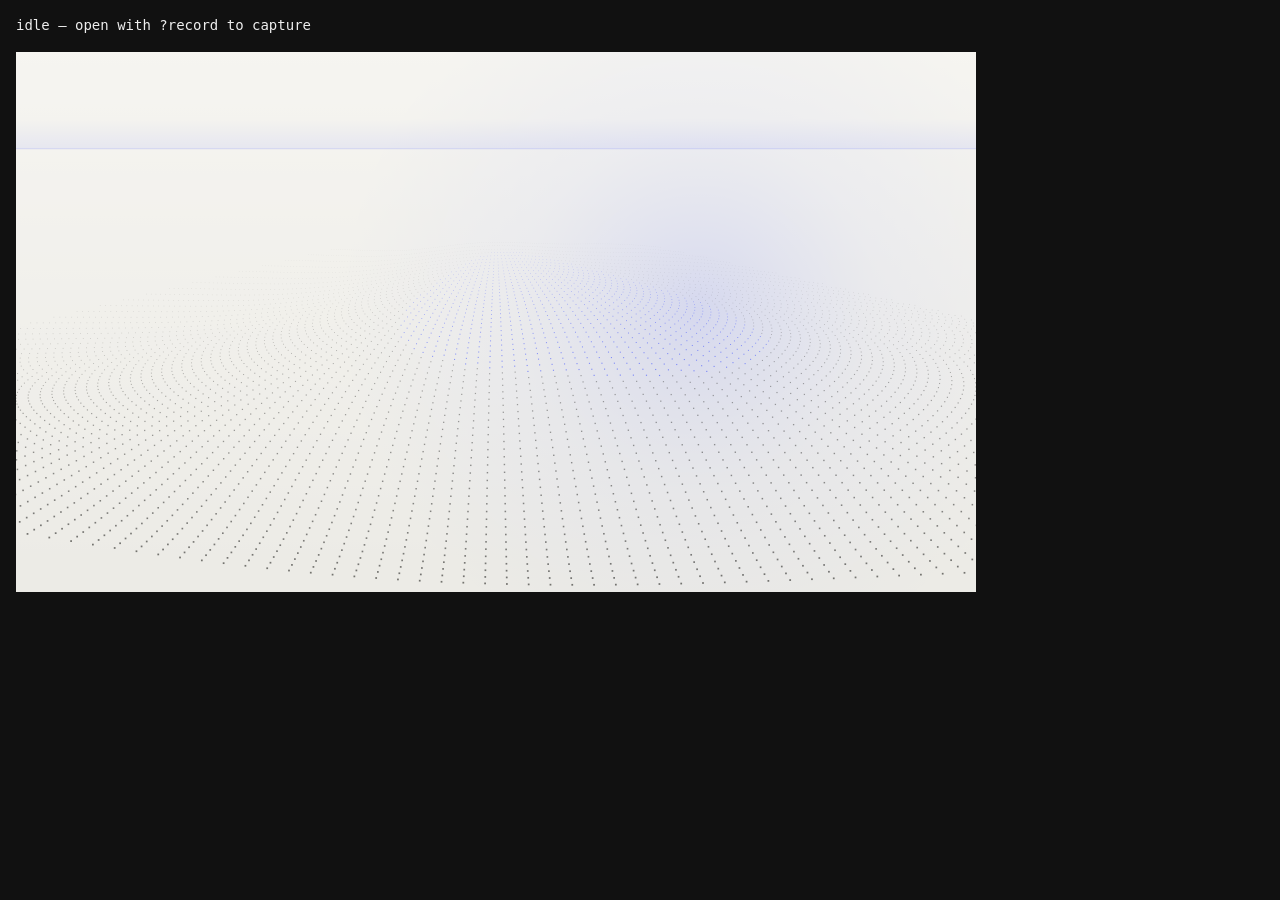
<file: tools/record.html>
<!doctype html>
<html lang="en">
<head>
<meta charset="utf-8" />
<title>Hero video generator</title>
<style>
  html, body { margin: 0; background: #111; color: #eee; font: 14px/1.4 monospace; }
  canvas { width: 960px; height: 540px; display: block; margin: 16px; }
  #status { margin: 16px; }
</style>
</head>
<body>
<div id="status">idle — open with ?record to capture</div>
<canvas id="c" width="1920" height="1080"></canvas>
<script>
// Seamless loop: every motion term is a function of phase = 2π·t/T.
const T = 10; // seconds
const FPS = 30;
const W = 1920, H = 1080;
const cv = document.getElementById("c");
const ctx = cv.getContext("2d");
const TAU = Math.PI * 2;

const COLS = 150, ROWS = 64;

function frame(t) {
  const p = (t % T) / T * TAU;

  // Paper base with soft light falloff
  const bg = ctx.createLinearGradient(0, 0, 0, H);
  bg.addColorStop(0, "#f6f5f1");
  bg.addColorStop(1, "#ecebe6");
  ctx.fillStyle = bg;
  ctx.fillRect(0, 0, W, H);

  // Drifting accent glow (orbit = loop-safe)
  const gx = W * 0.68 + Math.cos(p) * 140;
  const gy = H * 0.42 + Math.sin(p) * 70;
  const glow = ctx.createRadialGradient(gx, gy, 0, gx, gy, 720);
  glow.addColorStop(0, "rgba(70, 92, 255, 0.16)");
  glow.addColorStop(0.5, "rgba(120, 140, 255, 0.06)");
  glow.addColorStop(1, "rgba(120, 140, 255, 0)");
  ctx.fillStyle = glow;
  ctx.fillRect(0, 0, W, H);

  // Perspective dot-field wave
  const horizon = H * 0.30;
  for (let r = 0; r < ROWS; r++) {
    const z = r / (ROWS - 1);            // 0 = far, 1 = near
    const depth = 0.18 + z * 1.6;
    for (let c = 0; c < COLS; c++) {
      const x = c / (COLS - 1) * 2 - 1;  // -1..1
      const y =
        Math.sin(x * 3.1 + p) * Math.cos(z * 4.2 - p) * 0.55 +
        Math.sin(x * 7.0 - z * 3.0 + p * 2) * 0.12 +
        Math.cos((x + z) * 2.0 - p) * 0.18;

      const sx = W / 2 + x * W * 0.95 * depth;
      const sy = horizon + depth * 360 - y * 120 * depth;
      if (sx < -10 || sx > W + 10 || sy > H + 10) continue;

      const size = 0.9 + z * 2.6;
      const peak = y > 0.48;
      const a = (0.10 + z * 0.55) * (peak ? 1 : 0.85);
      ctx.fillStyle = peak
        ? `rgba(48, 68, 255, ${Math.min(1, a + 0.15)})`
        : `rgba(20, 20, 18, ${a})`;
      ctx.fillRect(sx - size / 2, sy - size / 2, size, size);
    }
  }

  // Fine horizontal scan line sweeping once per loop
  const scan = ((t % T) / T) * H;
  const sl = ctx.createLinearGradient(0, scan - 60, 0, scan + 2);
  sl.addColorStop(0, "rgba(48, 68, 255, 0)");
  sl.addColorStop(1, "rgba(48, 68, 255, 0.07)");
  ctx.fillStyle = sl;
  ctx.fillRect(0, scan - 60, W, 62);
  ctx.fillStyle = "rgba(48, 68, 255, 0.18)";
  ctx.fillRect(0, scan, W, 1);
}

const status = document.getElementById("status");
const record = new URLSearchParams(location.search).has("record");

if (!record) {
  const t0 = performance.now();
  (function loop(now) { frame((now - t0) / 1000); requestAnimationFrame(loop); })(t0);
} else {
  // Render frame-by-frame from a fixed clock so the loop is exact regardless of
  // how fast the machine paints; the recorder captures each requested frame.
  const stream = cv.captureStream(0);
  const track = stream.getVideoTracks()[0];
  const mime = ["video/webm;codecs=vp9", "video/webm;codecs=vp8", "video/webm"].find((m) => MediaRecorder.isTypeSupported(m));
  const rec = new MediaRecorder(stream, { mimeType: mime, videoBitsPerSecond: 4_500_000 });
  const chunks = [];
  rec.ondataavailable = (e) => e.data.size && chunks.push(e.data);
  rec.onstop = async () => {
    const blob = new Blob(chunks, { type: "video/webm" });
    status.textContent = `uploading ${(blob.size / 1e6).toFixed(2)} MB…`;
    const r = await fetch("/__save-video", { method: "POST", body: blob });
    const j = await r.json();
    status.textContent = `DONE saved ${j.bytes} bytes (${mime})`;
    window.__done = j;
  };
  // poster = first frame
  frame(0);
  cv.toBlob((b) => fetch("/__save-video?file=poster", { method: "POST", body: b }), "image/jpeg", 0.85);
  rec.start();
  const total = T * FPS;
  let i = 0;
  const step = () => {
    if (i >= total) { rec.stop(); return; }
    frame(i / FPS);
    track.requestFrame();
    status.textContent = `recording frame ${i + 1}/${total}`;
    i++;
    setTimeout(step, 1000 / FPS);
  };
  step();
}
</script>
</body>
</html>
</file>
